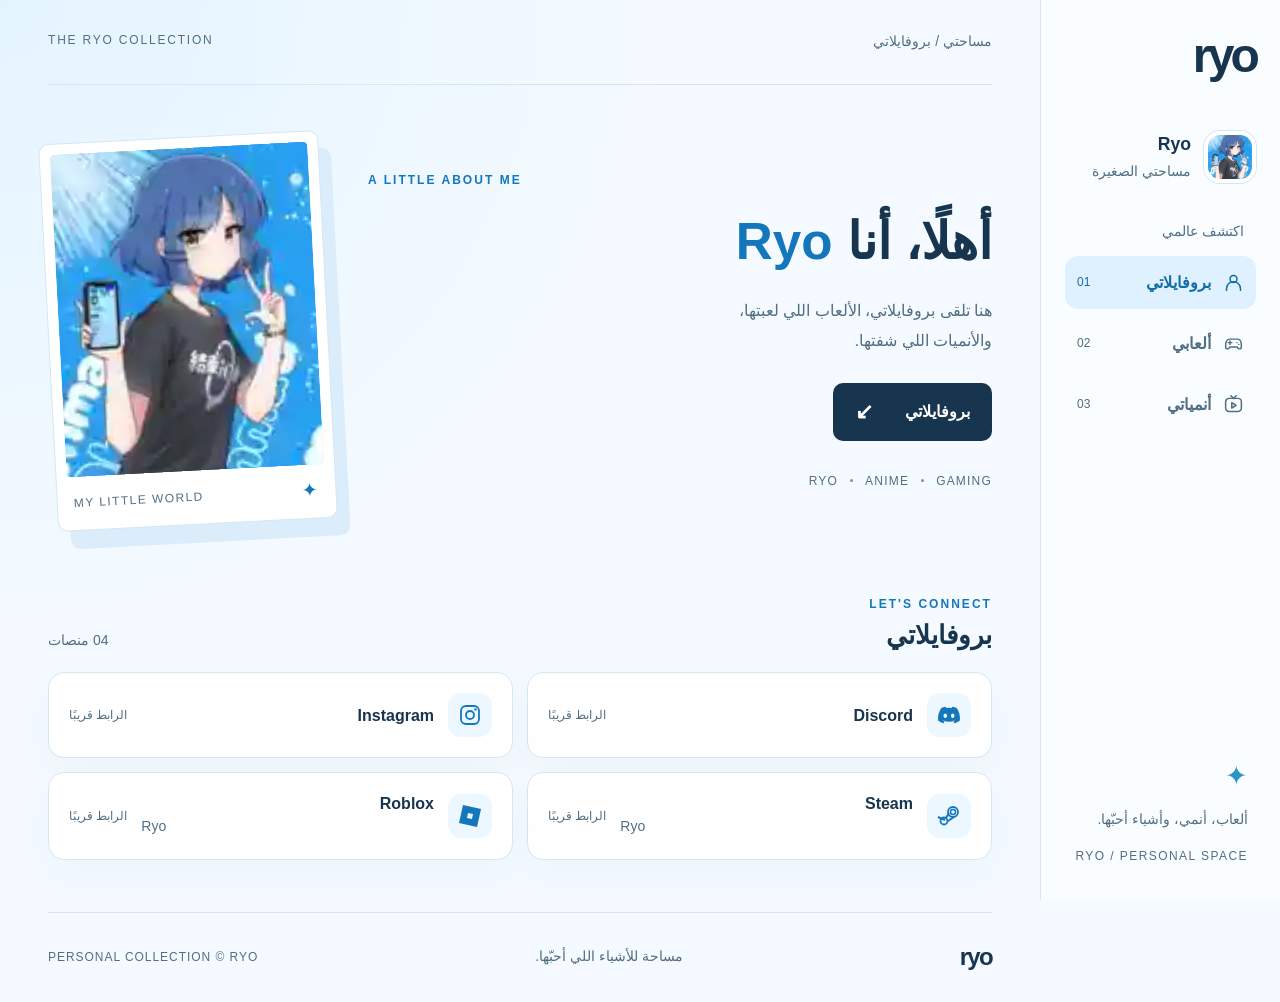
<file: preview.html>
<!doctype html>
<html lang="ar" dir="rtl">
<head>
<meta charset="utf-8">
<meta name="viewport" content="width=device-width, initial-scale=1">
<meta name="theme-color" content="#eef8ff">
<meta name="description" content="عالم Ryo: بروفايلاتي، الألعاب اللي لعبتها، والأنميات اللي شفتها.">
<title>Ryo — بروفايلاتي</title>
<link rel="icon" href="[data-uri]" type="image/svg+xml">
<style>:root{color-scheme:light;--ink:#17354e;--muted:#516e83;--blue:#1477bc;--line:#d4e7f2;--shadow:0 14px 38px #28699a0a}
*{box-sizing:border-box}html{scroll-behavior:smooth;scroll-padding-top:24px}body{margin:0;background:#f4faff;color:var(--ink);font-family:"Segoe UI",Tahoma,Arial,sans-serif;font-size:16px;line-height:1.7}a{color:inherit;text-decoration:none}button{font:inherit;cursor:pointer}a:focus-visible,button:focus-visible{outline:3px solid var(--blue);outline-offset:5px}img{display:block;max-width:100%}[hidden]{display:none!important}h1,h2,h3,p,figure{margin:0}h1,h2,h3{line-height:1.35}h1{font-size:clamp(2.2rem,4vw,3.65rem);font-weight:800;letter-spacing:normal}h1 span{color:var(--blue)}h2{font-size:1.6rem}.shell{max-width:1440px;margin:auto;display:grid;grid-template-columns:240px minmax(0,1fr);min-height:100vh}.sidebar{position:sticky;top:0;height:100vh;border-left:1px solid var(--line);padding:32px 24px;background:#fafdff;display:flex;flex-direction:column;z-index:20}.wordmark{font-family:Arial,sans-serif;font-size:3rem;line-height:1;font-weight:900;letter-spacing:-.08em;display:block;text-align:left;width:max-content}.wordmark span{color:#289ddb}.side-identity{display:flex;align-items:center;gap:13px;margin:50px 0 36px}.side-identity img{width:52px;height:52px;object-fit:cover;object-position:50% 20%;border-radius:16px;border:4px solid white;box-shadow:0 0 0 1px var(--line)}.side-identity strong{display:block;font-size:1.1rem;text-align:right}.side-identity span{display:block;font-size:.875rem;color:var(--muted)}.nav-caption{font-size:.875rem;color:var(--muted);margin:0 12px 12px}.sidebar nav{display:grid;gap:8px}.sidebar nav a{display:flex;align-items:center;gap:12px;padding:13px 12px;border-radius:13px;color:var(--muted);font-weight:600;transition:background .2s,color .2s}.sidebar nav a:hover{background:#edf7ff}.sidebar nav a[aria-current]{background:#dff1ff;color:#126da6}.sidebar svg{width:21px;height:21px;fill:none;stroke:currentColor;stroke-width:1.7;stroke-linecap:round;stroke-linejoin:round;flex-shrink:0}.nav-number{font-size:.75rem;margin-right:auto;font-weight:400}.side-bottom{margin-top:auto;padding:32px 8px 0}.small-spark{font-size:1.7rem;color:#2d93c5}.side-bottom p{font-size:.875rem;margin:9px 0;color:var(--muted)}.side-bottom>span:last-child{font-size:.75rem;letter-spacing:.12em;color:var(--muted)}main{min-width:0;padding:0 48px;background:radial-gradient(ellipse at 0 0,#e4f4ff 0,transparent 45%)}main:focus{outline:none}.topline{display:flex;justify-content:space-between;gap:14px;padding:30px 0;border-bottom:1px solid var(--line);font-size:.875rem;color:var(--muted)}.topline span:last-child{font-size:.75rem;letter-spacing:.15em}.page{animation:arrive .35s ease both}.hero{display:grid;grid-template-columns:1fr minmax(200px,280px);gap:40px;align-items:center;padding:52px 0 42px}.eyebrow{font:600 .75rem/1.5 "Segoe UI",Arial,sans-serif;letter-spacing:.17em;color:var(--blue);display:block;margin-bottom:18px}.intro{font-size:1rem;line-height:1.9;color:var(--muted);margin-top:20px}.primary-link{display:inline-flex;align-items:center;gap:32px;margin-top:26px;background:var(--ink);color:white;border-radius:10px;padding:10px 22px;font-weight:600;transition:background .2s,transform .2s}.primary-link:hover{background:var(--blue);transform:translateY(-2px)}.primary-link span{font-size:1.4rem}.hero-tags{display:flex;align-items:center;gap:12px;margin-top:30px;font-size:.75rem;letter-spacing:.1em;color:var(--muted)}.hero-tags i{width:3px;height:3px;background:#7793a7;border-radius:50%}.portrait{max-width:280px;transform:rotate(-3deg);padding:10px;background:white;border:1px solid var(--line);border-radius:10px;box-shadow:12px 18px 0 #dbedfa;justify-self:center;width:100%}.portrait-frame{border-radius:5px;overflow:hidden;background:#e6f4ff;aspect-ratio:4/5}.portrait img{width:100%;height:100%;object-fit:cover;object-position:center 20%}.portrait figcaption{display:flex;align-items:center;justify-content:space-between;padding:10px 6px 1px;font-size:.75rem;letter-spacing:.12em;color:var(--muted)}.portrait figcaption span:last-child{font-size:1.2rem;color:var(--blue)}.section-heading{display:flex;align-items:end;justify-content:space-between;gap:16px;margin:28px 0 20px;scroll-margin-top:24px}.section-heading .eyebrow{margin-bottom:5px}.section-count{color:var(--muted);font-size:.875rem}.profile-grid{display:grid;grid-template-columns:repeat(2,minmax(0,1fr));gap:14px}.profile-card{background:white;border:1px solid var(--line);padding:20px;border-radius:16px;display:flex;gap:14px;align-items:center;box-shadow:var(--shadow)}.platform-icon{height:44px;width:44px;flex-shrink:0;display:grid;place-items:center;background:#edf7ff;border-radius:13px;color:var(--blue)}.platform-icon svg{width:24px;height:24px;fill:currentColor}.profile-detail{min-width:0;flex:1}.profile-detail h3{font-size:1rem;direction:ltr;text-align:right}.profile-detail p{font-size:.875rem;color:var(--muted);overflow-wrap:anywhere}.profile-action{font-size:.875rem;color:var(--blue);border:0;background:#edf7ff;border-radius:8px;padding:6px 10px}.pending-link{font-size:.75rem;color:var(--muted);white-space:nowrap}.banner-gallery{display:grid;gap:24px;margin:48px 0}.banner{width:82%;overflow:hidden;border-radius:14px;border:6px solid white;box-shadow:var(--shadow)}.banner img{width:100%;height:auto}.banner-right{justify-self:start}.banner-left{justify-self:end}.page-heading{padding:48px 0 26px}.page-heading .intro{margin-top:14px}.collection-note{margin-top:30px;display:flex;justify-content:space-between;gap:12px;padding-top:20px;border-top:1px solid var(--line);color:var(--muted);font-size:.875rem}.collection-note span:last-child{font-size:.75rem;letter-spacing:.1em}.game-grid{display:grid;grid-template-columns:repeat(2,minmax(0,1fr));gap:22px}.game-card{border:1px solid var(--line);border-radius:18px;overflow:hidden;background:white;box-shadow:var(--shadow)}.game-title-panel{padding:28px 22px;min-height:160px;display:flex;flex-direction:column;justify-content:space-between;background:linear-gradient(135deg,#e0f3ff,#f6fbff);border-bottom:1px solid var(--line);gap:22px}.game-card:nth-child(2n) .game-title-panel{background:linear-gradient(135deg,#e9efff,#f7fbff)}.game-title-panel h2{font-size:1.5rem;text-align:left;max-width:20ch}.game-info{padding:18px 22px}.game-meta{display:flex;align-items:center;justify-content:space-between;font-size:.875rem;color:var(--muted);gap:12px}.game-index{font-size:.75rem;letter-spacing:.14em;color:var(--muted)}.official-link{display:inline-block;font-size:.875rem;color:var(--blue);margin-top:18px}.official-link:hover{text-decoration:underline}.status{display:inline-block;padding:3px 10px;background:#eaf5ff;color:#256e9c;font-size:.75rem;border-radius:7px}.status.complete{background:#e9f6f0;color:#346d54}.anime-grid{display:grid;grid-template-columns:repeat(3,minmax(0,1fr));gap:30px 22px}.anime-card{min-width:0}.poster{position:relative;border-radius:14px;overflow:hidden;background:#dcefff;aspect-ratio:2/3;box-shadow:var(--shadow)}.poster img{width:100%;height:100%;object-fit:cover;transition:transform .35s}.anime-card:hover .poster img{transform:scale(1.025)}.poster-number{position:absolute;top:12px;right:12px;display:grid;place-items:center;background:#fffffff0;border-radius:8px;width:30px;height:30px;font-size:.75rem;color:var(--ink)}.anime-info{padding:16px 2px}.anime-info h2{font-size:1.1rem;text-align:right;margin:10px 0 5px;overflow-wrap:anywhere}.anime-info p{font-size:.875rem;color:var(--muted)}footer{display:flex;align-items:center;justify-content:space-between;gap:16px;border-top:1px solid var(--line);padding:24px 0;margin-top:52px;color:var(--muted);font-size:.875rem}.footer-mark{font-size:1.5rem;color:var(--ink);font-weight:900;letter-spacing:-.07em}footer>span:last-child{font-size:.75rem;letter-spacing:.08em}.mobile-header{display:none}.skip-link{position:fixed;top:-100px;right:20px;z-index:50;padding:12px 20px;background:white}.skip-link:focus{top:10px}.toast{position:fixed;bottom:24px;left:50%;transform:translateX(-50%);background:var(--ink);color:white;border-radius:10px;z-index:50;padding:12px 20px;display:none}.toast.visible{display:block}.noscript{padding:24px;text-align:center}
@keyframes arrive{from{opacity:0;transform:translateY(6px)}to{opacity:1;transform:translateY(0)}}
@media(min-width:1600px){.shell{border-inline:1px solid var(--line)}}
@media(max-width:1150px){.shell{grid-template-columns:210px minmax(0,1fr)}.sidebar{padding:28px 18px}main{padding-inline:30px}.hero{gap:24px;grid-template-columns:1fr minmax(180px,230px)}.profile-card{padding:16px;gap:10px}.pending-link{white-space:normal;max-width:50px}}
@media(max-width:800px){.shell{display:block}.mobile-header{display:flex;align-items:center;justify-content:space-between;padding:17px 24px;background:#fafdfff5;border-bottom:1px solid var(--line)}.mobile-header .wordmark{font-size:2.2rem}.menu-button{display:grid;gap:5px;padding:12px;background:#e4f3ff;border:0;border-radius:9px}.menu-button span{width:20px;height:2px;background:var(--ink)}.sidebar{display:none;position:fixed;top:77px;right:0;bottom:0;width:min(300px,86vw);height:auto;overflow-y:auto;border:1px solid var(--line);padding:24px;box-shadow:-15px 0 40px #17354e20}.sidebar.is-open{display:block}.sidebar>.wordmark,.side-identity,.nav-caption,.side-bottom{display:none}.sidebar nav{grid-template-columns:1fr}.sidebar nav a{padding:12px}main{padding-inline:24px}.topline{padding:20px 0}.hero{padding:38px 0;grid-template-columns:1fr 210px}.hero h1{font-size:2.4rem}.hero-tags{gap:8px}.anime-grid{grid-template-columns:repeat(2,minmax(0,1fr))}.pending-link{max-width:none}}
@media(max-width:560px){main{padding-inline:20px}.topline span:last-child{display:none}.hero{grid-template-columns:1fr;gap:30px}.hero-copy{text-align:center}.hero h1{font-size:2.6rem}.hero-tags{justify-content:center;margin-top:20px}.portrait{max-width:220px;margin-bottom:12px}.intro{margin-top:14px}.eyebrow{margin-bottom:12px}.primary-link{margin-top:20px}.profile-grid,.game-grid{grid-template-columns:1fr}.profile-card{padding:18px}.pending-link{white-space:nowrap}.section-heading{margin-top:18px}.section-heading h2{font-size:1.4rem}.banner{width:94%}.banner-gallery{gap:18px;margin:32px 0}.page-heading{padding-top:30px}.page-heading h1{font-size:2.2rem}.collection-note span:last-child{max-width:55%;text-align:left}.anime-grid{gap:20px 14px}.anime-info h2{font-size:1rem}.poster{border-radius:10px}.anime-info{padding-top:12px}.poster-number{top:8px;right:8px;width:25px;height:25px}footer{flex-wrap:wrap;margin-top:32px}footer>span:last-child{width:100%;text-align:center}}
@media(prefers-reduced-motion:reduce){*,*::before,*::after{animation:none!important;transition:none!important;scroll-behavior:auto!important}}


/* Ryo identity across the collections. */
.page-heading{position:relative;padding-inline-end:100px;min-height:190px}
.collection-avatar{position:absolute;inset-inline-end:0;top:48px;width:80px;height:80px;object-fit:cover;object-position:50% 20%;border:5px solid white;border-radius:24px;box-shadow:var(--shadow)}
.text-anime{background:white;border:1px solid var(--line);border-radius:14px;padding:20px;align-self:start}
@media(max-width:560px){.page-heading{padding-inline-end:0}.collection-avatar{position:static;width:64px;height:64px;margin-bottom:18px;border-radius:18px}}
</style>
<script defer src="[data-uri]"></script>
</head>
<body>
<a class="skip-link" href="#main">تخطي إلى المحتوى</a>
<header class="mobile-header"><a class="wordmark" href="#profiles" dir="ltr">ryo</a><button class="menu-button" type="button" aria-controls="sidebar" aria-expanded="false" aria-label="فتح القائمة"><span></span><span></span></button></header>
<div class="shell">
<aside class="sidebar" id="sidebar" aria-label="القائمة الرئيسية">
<a class="wordmark" href="#profiles" dir="ltr">ryo</a>
<div class="side-identity"><img src="[data-uri]" width="64" height="64" alt=""><div><strong dir="ltr">Ryo</strong><span>مساحتي الصغيرة</span></div></div>
<p class="nav-caption">اكتشف عالمي</p>
<nav>
<a href="#profiles" aria-current="page"><svg viewBox="0 0 24 24" aria-hidden="true"><circle cx="12" cy="8" r="4"/><path d="M4 21v-2a8 8 0 0 1 16 0v2"/></svg><span>بروفايلاتي</span><span class="nav-number">01</span></a>
<a href="#games"><svg viewBox="0 0 24 24" aria-hidden="true"><path d="M7 7h10c3 0 4 4 4 8s-3 4-5 1H8c-2 3-5 3-5-1s1-8 4-8Z"/><path d="M6 11h4m-2-2v4m8-2h.01m2 2h.01"/></svg><span>ألعابي</span><span class="nav-number">02</span></a>
<a href="#anime"><svg viewBox="0 0 24 24" aria-hidden="true"><rect x="3" y="5" width="18" height="15" rx="4"/><path d="m9 2 3 3 3-3m-5 8 5 3-5 3Z"/></svg><span>أنمياتي</span><span class="nav-number">03</span></a>
</nav>
<div class="side-bottom"><span class="small-spark">✦</span><p>ألعاب، أنمي، وأشياء أحبّها.</p><span dir="ltr">RYO / PERSONAL SPACE</span></div>
</aside>
<main id="main" tabindex="-1">
<div class="topline"><span id="breadcrumb">مساحتي / بروفايلاتي</span><span dir="ltr">THE RYO COLLECTION</span></div>
<section class="page" id="profiles" aria-labelledby="profiles-title">
<div class="hero">
<div class="hero-copy"><p class="eyebrow" dir="ltr">A LITTLE ABOUT ME</p><h1 id="profiles-title">أهلًا، أنا <span dir="ltr">Ryo</span></h1><p class="intro">هنا تلقى بروفايلاتي، الألعاب اللي لعبتها،<br class="desktop-break"> والأنميات اللي شفتها.</p><a class="primary-link" href="#profile-links">بروفايلاتي <span aria-hidden="true">↙</span></a><div class="hero-tags"><span>GAMING</span><i></i><span>ANIME</span><i></i><span>RYO</span></div></div>
<figure class="portrait"><div class="portrait-frame"><img src="[data-uri]" width="127" height="180" alt="صورة بروفايل Ryo" fetchpriority="high"></div><figcaption dir="ltr"><span>MY LITTLE WORLD</span><span>✦</span></figcaption></figure>
</div>
<div class="section-heading" id="profile-links"><div><span class="eyebrow">LET'S CONNECT</span><h2>بروفايلاتي</h2></div><span class="section-count">04 منصات</span></div>
<div class="profile-grid" id="profile-grid"></div>

</section>
<section class="page" id="games" aria-labelledby="games-title" hidden>
<div class="page-heading"><img class="collection-avatar" src="[data-uri]" width="80" height="80" alt="ريو يامادا"><p class="eyebrow">THE PLAYLIST</p><h1 id="games-title">الألعاب اللي <span>لعبتها.</span></h1><p class="intro">من عوالم المغامرة إلى الطرق الطويلة.</p><div class="collection-note"><span>05 ألعاب</span><span>PC · MOBILE · ROBLOX</span></div></div>
<div class="game-grid" id="game-grid"></div>
</section>
<section class="page" id="anime" aria-labelledby="anime-title" hidden>
<div class="page-heading"><img class="collection-avatar" src="[data-uri]" width="80" height="80" alt="ريو يامادا"><p class="eyebrow">AFTER THE ENDING</p><h1 id="anime-title">الأنميات اللي <span>شفتها.</span></h1><p class="intro">حكايات وشخصيات لها مكان هنا.</p><div class="collection-note"><span>06 أنميات</span><span>MY ANIME COLLECTION</span></div></div>
<div class="anime-grid">
<article class="anime-card"><div class="poster"><img src="[data-uri]" width="128" height="180" alt="بوستر Demon Slayer" loading="lazy"><span class="poster-number">01</span></div><div class="anime-info"><span class="status">شاهدته</span><h2 dir="ltr">Demon Slayer</h2><p>قاتل الشياطين</p></div></article>
<article class="anime-card"><div class="poster"><img src="[data-uri]" width="128" height="180" alt="بوستر Lycoris Recoil" loading="lazy"><span class="poster-number">02</span></div><div class="anime-info"><span class="status">شاهدته</span><h2 dir="ltr">Lycoris Recoil</h2><p>ليكوريس ريكويل</p></div></article>
<article class="anime-card"><div class="poster"><img src="[data-uri]" width="128" height="180" alt="بوستر Bocchi the Rock!" loading="lazy"><span class="poster-number">03</span></div><div class="anime-info"><span class="status">شاهدته</span><h2 dir="ltr">Bocchi the Rock!</h2><p>بوتشي ذا روك</p></div></article>
<article class="anime-card"><div class="poster"><img src="[data-uri]" width="128" height="180" alt="بوستر Frieren: Beyond Journey's End" loading="lazy"><span class="poster-number">04</span></div><div class="anime-info"><span class="status">شاهدته</span><h2 dir="ltr">Frieren: Beyond Journey's End</h2><p>فريرين</p></div></article>
<article class="anime-card text-anime"><div class="anime-info"><span class="status">شاهدته</span><h2 dir="ltr">One Piece</h2><p>ون بيس</p></div></article>
<article class="anime-card text-anime"><div class="anime-info"><span class="status">شاهدته</span><h2 dir="ltr">Vinland Saga</h2><p>فينلاند ساغا</p></div></article>
</div>
</section>
<footer><a class="footer-mark" href="#profiles" dir="ltr">ryo</a><span>مساحة للأشياء اللي أحبّها.</span><span dir="ltr">PERSONAL COLLECTION © RYO</span></footer>
</main></div>
<div class="toast" id="toast" role="status"></div>
<noscript><p class="noscript">فعّل JavaScript للتنقّل بين الأقسام وعرض البروفايلات والألعاب.</p></noscript>
</body></html>
</file>
